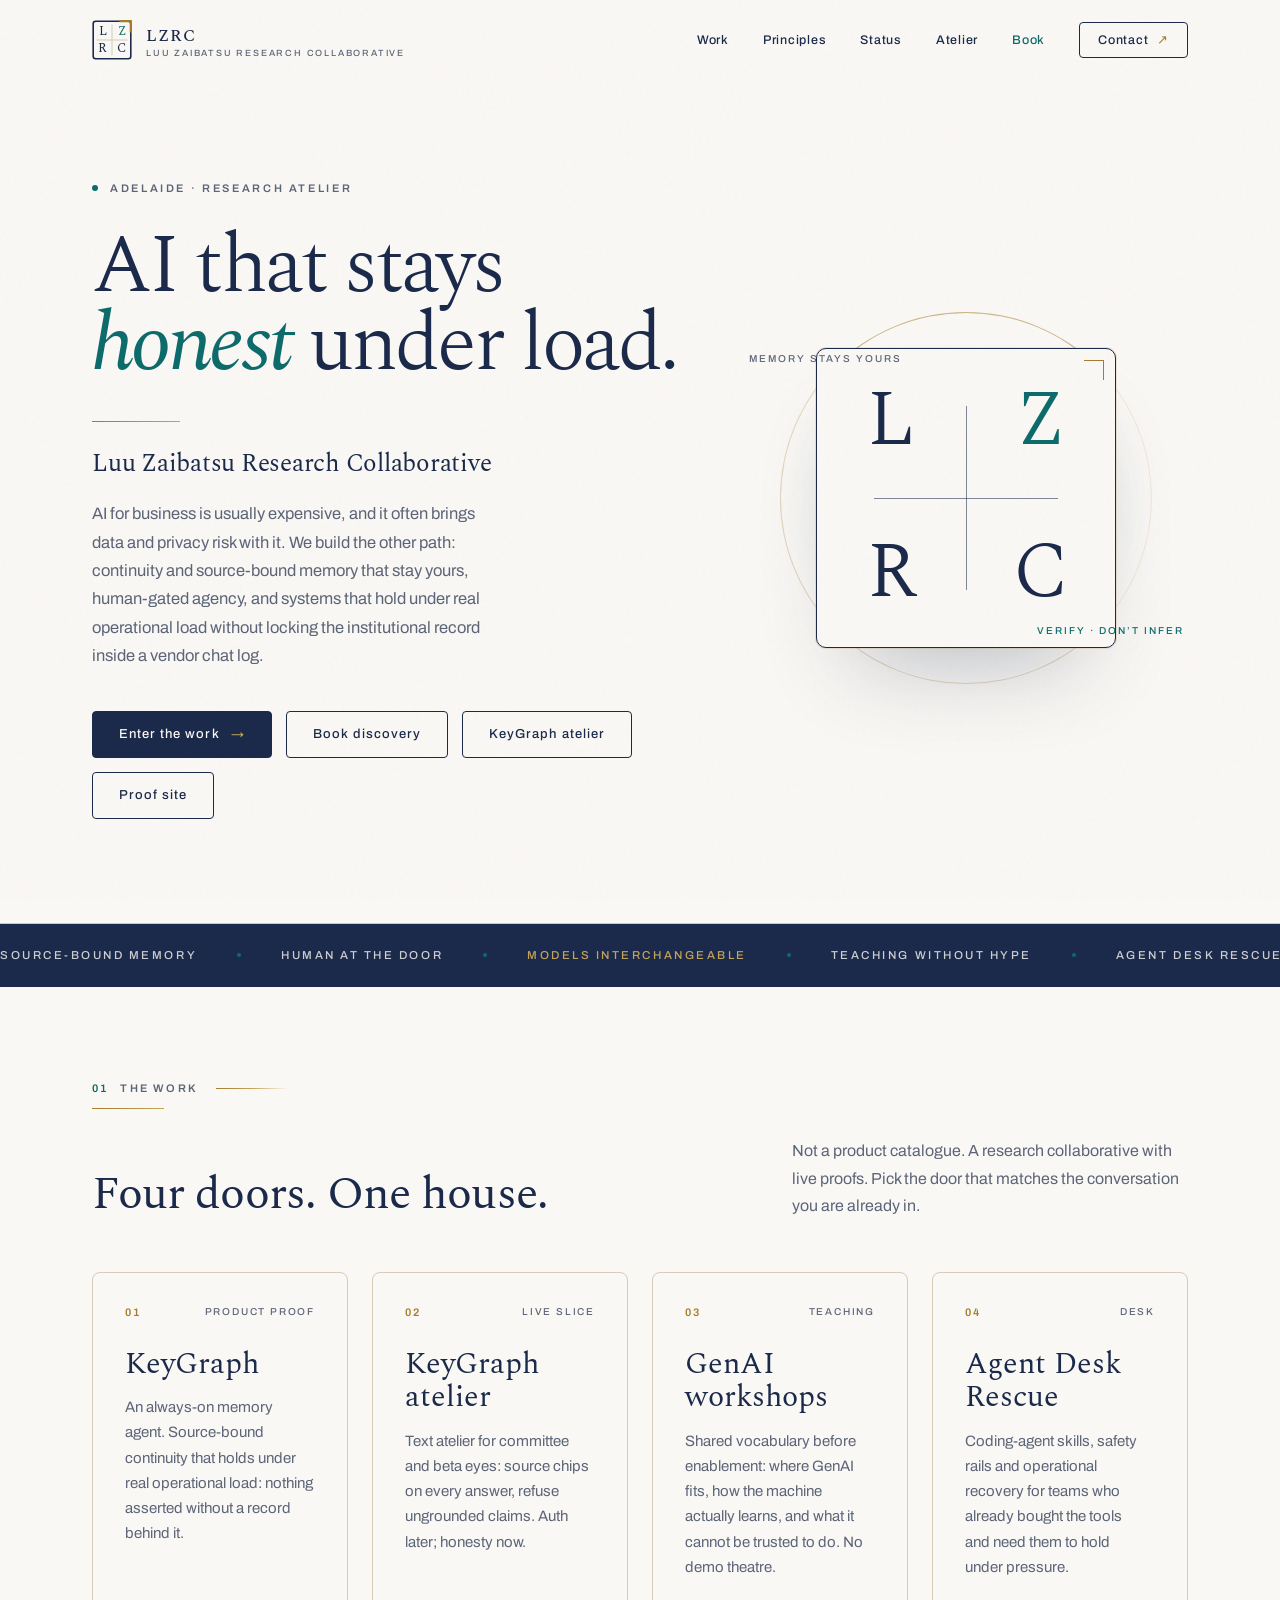
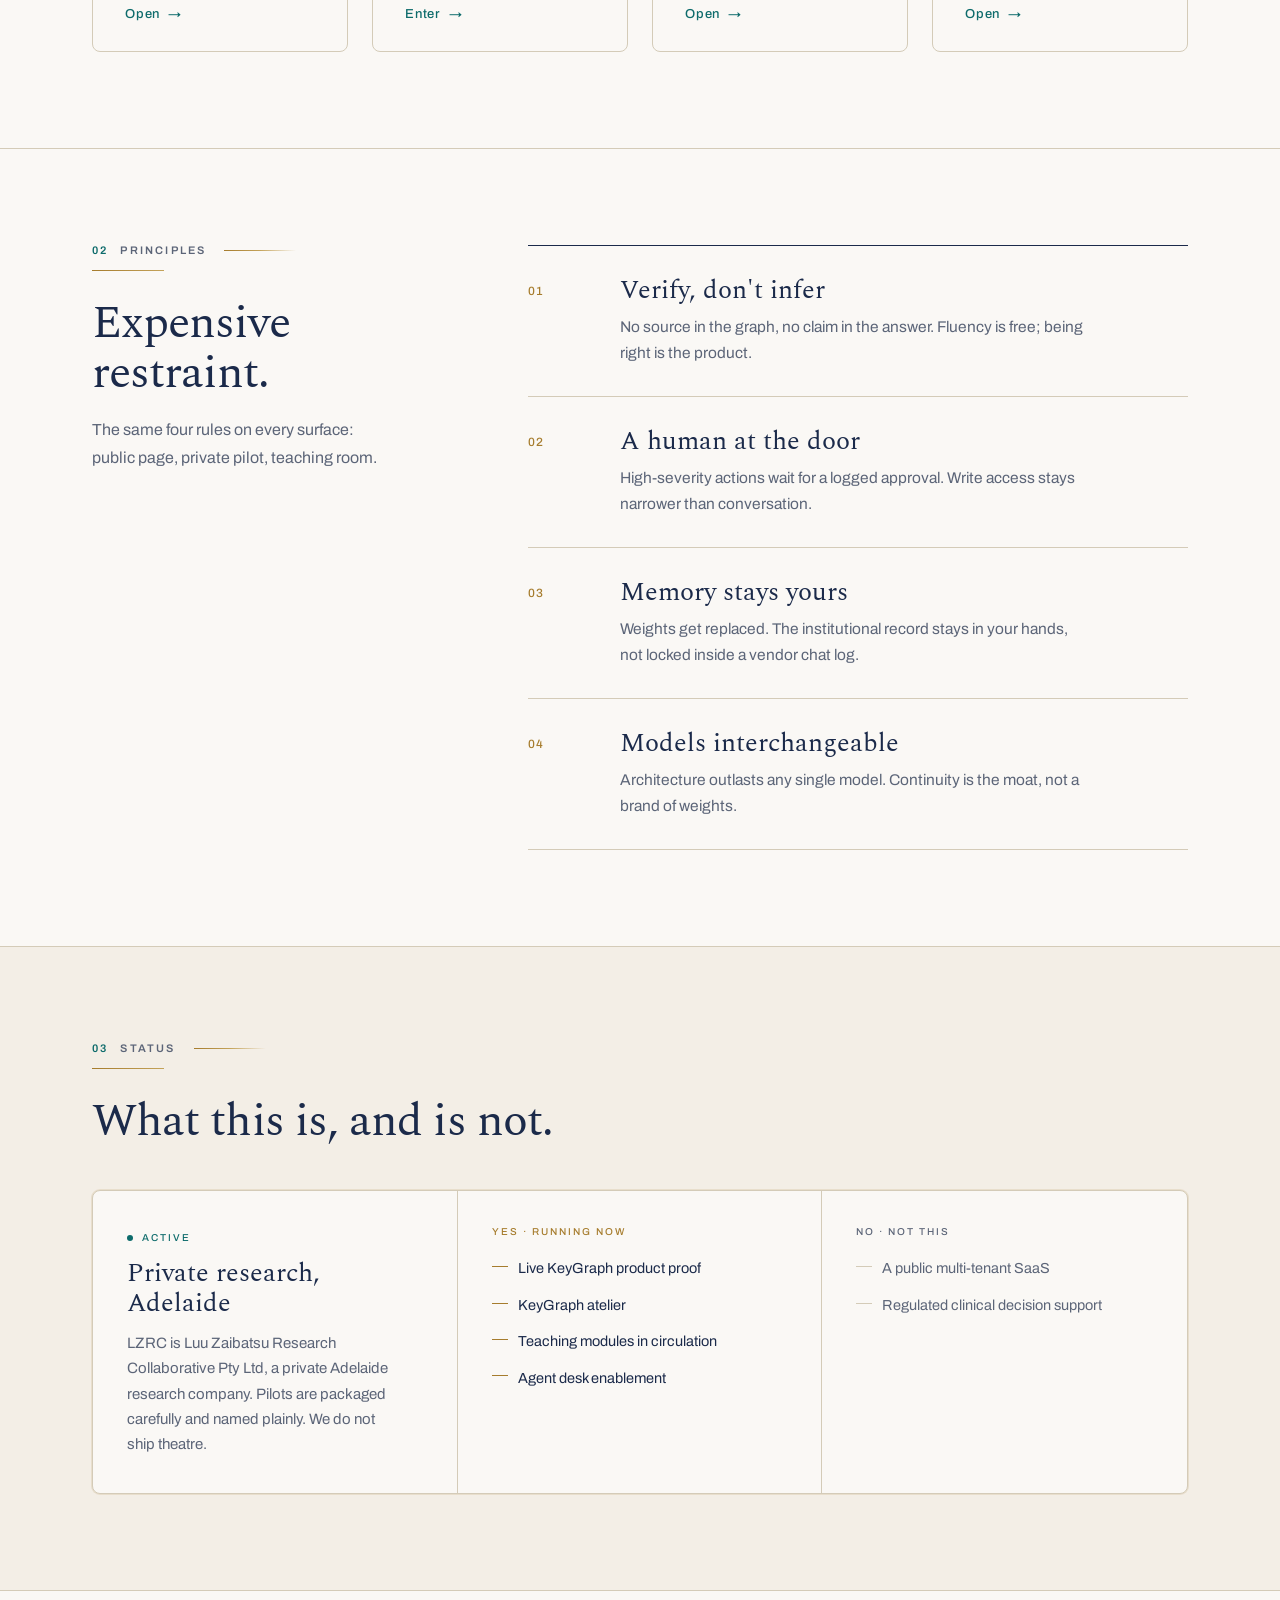
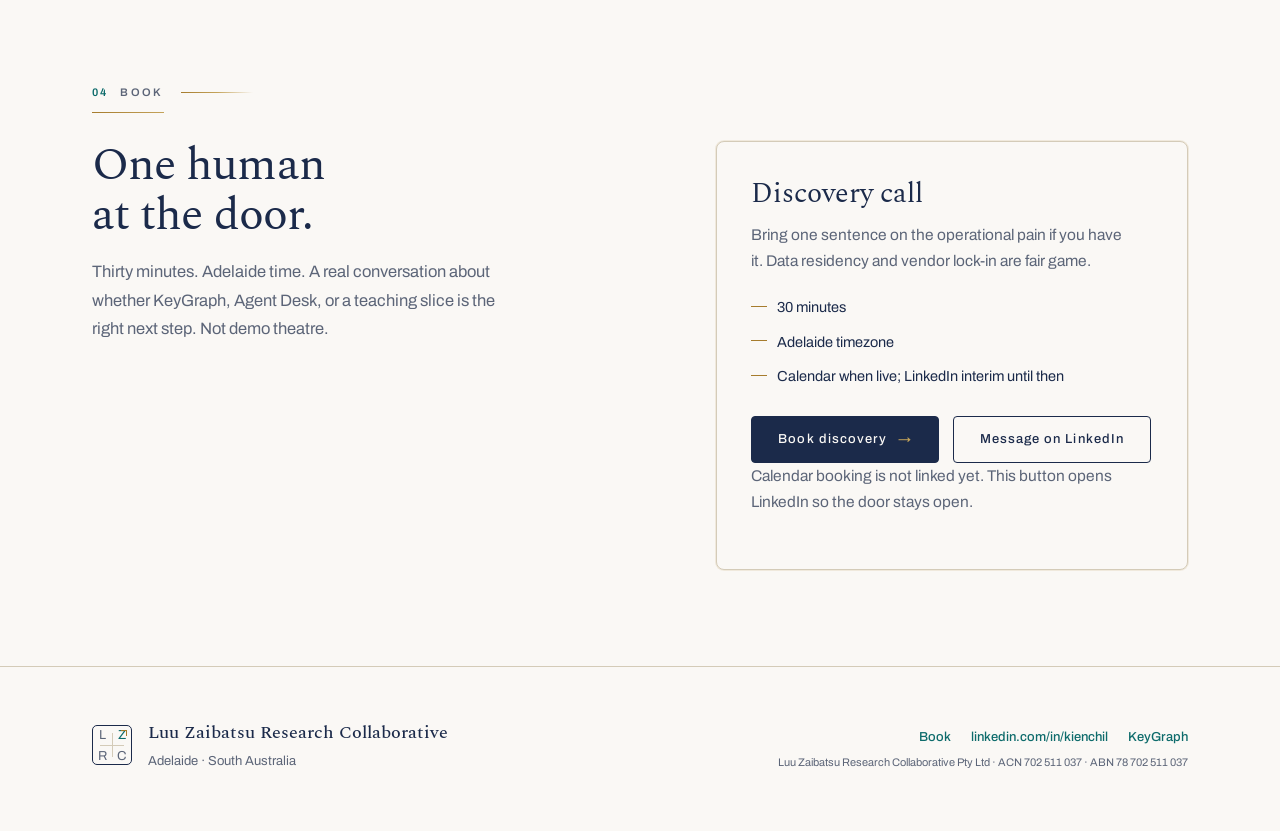
<file: index.html>
<!DOCTYPE html>
<!-- LZRC splash · Eric copy + Design polish 012 · nav plate sting DNA + hero spin restored 2026-08-04 -->
<html lang="en-AU">
<head>
<meta charset="UTF-8">
<meta name="viewport" content="width=device-width, initial-scale=1">
<title>LZRC · Luu Zaibatsu Research Collaborative</title>
<meta name="description" content="Luu Zaibatsu Research Collaborative. Adelaide research atelier for AI that stays honest under load: memory stays yours, human-gated agency, no vendor lock-in on the institutional record.">
<meta name="robots" content="index,follow">
<meta property="og:type" content="website">
<meta property="og:title" content="LZRC · Luu Zaibatsu Research Collaborative">
<meta property="og:description" content="Research atelier for AI that stays honest under load. Adelaide. Memory stays yours. Models interchangeable.">
<meta property="og:url" content="https://lzrc.com.au/">
<meta property="og:image" content="https://lzrc.com.au/og.png">
<meta property="og:image:width" content="1024">
<meta property="og:image:height" content="1024">
<meta name="twitter:card" content="summary_large_image">
<meta name="twitter:title" content="LZRC · Luu Zaibatsu Research Collaborative">
<meta name="twitter:description" content="Research atelier for AI that stays honest under load. Adelaide.">
<meta name="twitter:image" content="https://lzrc.com.au/og.png">
<link rel="icon" href="monogram.svg" type="image/svg+xml">
<link rel="preconnect" href="https://fonts.googleapis.com">
<link rel="preconnect" href="https://fonts.gstatic.com" crossorigin>
<link href="https://fonts.googleapis.com/css2?family=Archivo:ital,wght@0,400;0,500;0,600;1,400&family=Spectral:ital,wght@0,200;0,300;0,400;0,500;0,600;1,300;1,400&display=swap" rel="stylesheet">
<style>
  :root {
    --cream:#FAF8F5; --panel:#F3EEE6; --navy:#1B2A4A; --teal:#0D6B6B;
    --gold:#A67C2D; --gold-lite:#C4A35A; --muted:#5C6578; --rule:#D4CBB8;
    --max:1240px; --pad:72px;
  }
  *,*::before,*::after { box-sizing:border-box; }
  html { scroll-behavior:smooth; }
  html,body {
    margin:0; padding:0; background:var(--cream); color:var(--navy);
    font-family:Archivo,system-ui,-apple-system,sans-serif;
    -webkit-font-smoothing:antialiased; text-rendering:optimizeLegibility;
  }
  body {
    padding-left: env(safe-area-inset-left, 0px);
    padding-right: env(safe-area-inset-right, 0px);
  }
  img,svg { max-width:100%; display:block; }
  a { color:inherit; text-decoration:none; }
  ::selection { background:rgba(13,107,107,.16); }
  :focus-visible { outline:1.5px solid var(--teal); outline-offset:3px; }
  body::before {
    content:""; position:fixed; inset:0; pointer-events:none; z-index:100; opacity:.035;
    mix-blend-mode:multiply;
    background-image:url("data:image/svg+xml,%3Csvg viewBox='0 0 256 256' xmlns='http://www.w3.org/2000/svg'%3E%3Cfilter id='n'%3E%3CfeTurbulence type='fractalNoise' baseFrequency='0.85' numOctaves='4' stitchTiles='stitch'/%3E%3C/filter%3E%3Crect width='100%25' height='100%25' filter='url(%23n)'/%3E%3C/svg%3E");
  }
  .wrap { max-width:var(--max); margin:0 auto; padding-left:var(--pad); padding-right:var(--pad); }

  /* mark */
  .mono {
    position:relative; width:40px; height:40px; flex:0 0 auto;
    border:1px solid var(--navy); border-radius:5px; background:var(--cream);
    display:grid; grid-template-columns:1fr 1fr; grid-template-rows:1fr 1fr;
  }
  .mono span {
    display:flex; align-items:center; justify-content:center;
    font-family:Spectral,serif; font-weight:400; font-size:13px; line-height:1; color:var(--navy);
  }
  .mono span:nth-child(1),.mono span:nth-child(2) { padding-bottom:1px; }
  .mono .z { color:var(--teal); }
  .mono i.v { position:absolute; left:50%; top:19%; bottom:19%; width:1px; background:var(--rule); }
  .mono i.h { position:absolute; top:50%; left:19%; right:19%; height:1px; background:var(--rule); }
  .mono i.t { position:absolute; top:4px; right:4px; width:6px; height:6px; border-top:1px solid var(--gold); border-right:1px solid var(--gold); }
  .mono-lg { width:300px; height:300px; border-width:1.5px; border-radius:10px;
    box-shadow:0 0 0 1px rgba(166,124,45,.16), 0 50px 90px -40px rgba(27,42,74,.3);
    will-change:transform; }
  .mono-lg span { font-weight:300; font-size:78px; }
  .mono-lg span:nth-child(1),.mono-lg span:nth-child(2) { padding-bottom:6px; }
  .mono-lg i.v,.mono-lg i.h { background:var(--navy); opacity:.55; }
  .mono-lg i.t { top:11px; right:11px; width:20px; height:20px; border-width:1.5px; }

  /* Hero monogram  -  continuous spin (nav mark stays still).
     Intentional product motion: keeps spinning under prefers-reduced-motion
     (macOS Reduce Motion was killing the spin; slow 20s also read as "frozen"). */
  .mono-spin-wrap {
    position: relative;
    z-index: 1;
    width: 300px;
    height: 300px;
    display: flex;
    align-items: center;
    justify-content: center;
    isolation: isolate;
    animation: mono-fade 0.8s ease both;
  }
  @keyframes mono-fade {
    from { opacity: 0; }
    to   { opacity: 1; }
  }
  .mono-spin-wrap .mono-lg {
    width: 100%;
    height: 100%;
  }
  .mono-spin {
    /* MUST be the transform owner  -  never put .rise (translateY) on an ancestor of this node */
    animation: mono-spin 8s linear infinite !important;
    transform-origin: 50% 50%;
    will-change: transform;
    backface-visibility: hidden;
  }
  @keyframes mono-spin {
    from { transform: rotate(0deg); }
    to   { transform: rotate(360deg); }
  }
  /* Soft counter ring  -  makes motion readable at a glance */
  .mono-spin-wrap::before {
    content: "";
    position: absolute;
    inset: -12%;
    border-radius: 50%;
    pointer-events: none;
    z-index: 0;
    border: 1px solid rgba(166, 124, 45, 0.28);
    border-top-color: rgba(166, 124, 45, 0.55);
    border-right-color: rgba(166, 124, 45, 0.12);
    animation: mono-orbit 8s linear infinite reverse;
  }
  @keyframes mono-orbit {
    0%   { transform: rotate(0deg) scale(1); opacity: 0.55; }
    50%  { transform: rotate(180deg) scale(1.03); opacity: 0.95; }
    100% { transform: rotate(360deg) scale(1); opacity: 0.55; }
  }
  .mono-spin-wrap .mono-spin { position: relative; z-index: 1; }


  /* LZRC brand sting (hero art) */
  .hero-sting {
    position: relative;
    z-index: 1;
    width: min(520px, 100%);
    max-width: 100%;
    aspect-ratio: 16 / 9;
    border-radius: 10px;
    overflow: hidden;
    background: var(--cream);
    box-shadow: 0 0 0 1px rgba(166,124,45,.16), 0 50px 90px -40px rgba(27,42,74,.3);
  }
  .hero-sting video {
    display: block;
    width: 100%;
    height: 100%;
    object-fit: cover;
    background: #faf8f5;
  }
  /* hero spin restored 2026-08-04; full sting stays as media asset for other uses */
  @media (prefers-reduced-motion: reduce) {
    .hero-sting video { display: none; }
    .hero-sting {
      background: #faf8f5 url("media/lzrc-sting-poster.png") center / contain no-repeat;
      min-height: 220px;
    }
  }
  @media (max-width:1024px) {
    .hero-sting { width: min(420px, 92vw); margin: 0 auto; }
  }


  /* Nav plate  -  compact sting DNA (teal Z, gold corner tick) */
  .nav-plate {
    width: 40px; height: 40px; flex: 0 0 auto;
    display: block;
    overflow: visible;
  }
  .nav-plate .np-border {
    fill: none; stroke: var(--navy); stroke-width: 1.6;
    stroke-dasharray: 152; stroke-dashoffset: 152;
    animation: np-draw 0.9s cubic-bezier(.22,1,.36,1) 0.15s forwards;
  }
  .nav-plate .np-cross {
    fill: none; stroke: var(--rule); stroke-width: 1;
    stroke-dasharray: 40; stroke-dashoffset: 40;
    animation: np-draw 0.45s ease-out 0.55s forwards;
  }
  .nav-plate .np-tick {
    fill: none; stroke: var(--gold); stroke-width: 2.2;
    stroke-linecap: square; stroke-linejoin: miter;
    stroke-dasharray: 28; stroke-dashoffset: 28;
    animation: np-draw 0.4s ease-out 1.15s forwards;
  }
  .nav-plate .np-ltr {
    font-family: Spectral, Georgia, serif;
    font-size: 13px; font-weight: 400;
    fill: var(--navy);
    opacity: 0;
    animation: np-letter 0.45s ease-out forwards;
  }
  .nav-plate .np-ltr.z { fill: var(--teal); }
  .nav-plate .np-ltr.l { animation-delay: 0.85s; }
  .nav-plate .np-ltr.r { animation-delay: 0.92s; }
  .nav-plate .np-ltr.c { animation-delay: 0.99s; }
  .nav-plate .np-ltr.z { animation-delay: 1.06s; }
  @keyframes np-draw {
    to { stroke-dashoffset: 0; }
  }
  @keyframes np-letter {
    from { opacity: 0; transform: translateY(2px); }
    to   { opacity: 1; transform: none; }
  }
  /* SVG text transform needs transform-box */
  .nav-plate .np-ltr {
    transform-box: fill-box;
    transform-origin: center;
  }
  @media (prefers-reduced-motion: reduce) {
    .nav-plate .np-border,
    .nav-plate .np-cross,
    .nav-plate .np-tick,
    .nav-plate .np-ltr {
      animation: none !important;
      stroke-dashoffset: 0 !important;
      opacity: 1 !important;
    }
  }

  /* nav */
  .nav { position:sticky; top:0; z-index:50; background:rgba(250,248,245,.86);
    backdrop-filter:blur(14px); -webkit-backdrop-filter:blur(14px);
    border-bottom:1px solid transparent; transition:border-color .3s ease; }
  .nav.is-scrolled { border-bottom-color:var(--rule); }
  .nav-inner { max-width:var(--max); margin:0 auto; padding:20px var(--pad);
    display:flex; align-items:center; justify-content:space-between; gap:24px; }
  .brand { display:flex; align-items:center; gap:14px; }
  .brand-name { font-family:Spectral,serif; font-weight:500; font-size:17px; letter-spacing:.06em; }
  .brand-sub { font:500 9px/1 Archivo,sans-serif; letter-spacing:.2em; text-transform:uppercase; color:var(--muted); }
  .nav-links { display:flex; align-items:center; gap:34px; }
  .nav-links a { font:500 12.5px/1 Archivo,sans-serif; letter-spacing:.06em; transition:color .2s; }
  .nav-links a:hover { color:var(--teal); }
  .nav-cta { display:inline-flex; align-items:center; gap:9px; padding:11px 18px;
    border:1px solid var(--navy); border-radius:4px; transition:border-color .2s,color .2s; }
  .nav-cta span { color:var(--gold); }
  .nav-cta:hover { border-color:var(--teal); }
  .nav-book { color:var(--teal); font-weight:600; }

  /* hero */
  .hero { border-bottom:1px solid var(--rule); }
  .hero-grid { max-width:var(--max); margin:0 auto; padding:96px var(--pad) 104px;
    display:grid; grid-template-columns:1.14fr .86fr; gap:64px; align-items:center;
    min-height:calc(100vh - 82px); min-height:calc(100dvh - 82px); }
  .eyebrow { display:inline-flex; align-items:center; gap:12px; margin-bottom:34px; }
  .dot { width:6px; height:6px; border-radius:50%; background:var(--teal); animation:pulse 3s ease-in-out infinite; }
  @keyframes pulse { 0%,100%{box-shadow:0 0 0 4px rgba(13,107,107,.14)} 50%{box-shadow:0 0 0 9px rgba(13,107,107,.05)} }
  .eyebrow span:last-child { font:600 11px/1 Archivo,sans-serif; letter-spacing:.24em; text-transform:uppercase; color:var(--muted); }
  .hero h1 { font-family:Spectral,serif; font-weight:300; font-size:clamp(46px,6.4vw,88px);
    line-height:.96; letter-spacing:-.035em; margin:0; }
  .hero h1 em { font-style:italic; font-weight:400; color:var(--teal); }
  .hero-rule { width:88px; height:1px; border:0; background:linear-gradient(90deg,var(--gold),var(--gold-lite)); margin:36px 0 26px; }
  .hero-lead { font-family:Spectral,serif; font-size:clamp(19px,2vw,25px); line-height:1.3; letter-spacing:-.01em; margin:0 0 20px; }
  .hero-body { font:400 16.5px/1.72 Archivo,sans-serif; color:var(--muted); margin:0 0 40px; max-width:46ch; text-wrap:pretty; }
  .ctas { display:flex; flex-wrap:wrap; gap:14px; }
  .btn { display:inline-flex; align-items:center; gap:11px; padding:16px 26px; border:1px solid var(--navy);
    border-radius:4px; font:500 13px/1 Archivo,sans-serif; letter-spacing:.08em;
    transition:background .2s,border-color .2s,color .2s,transform .2s,box-shadow .2s; }
  .btn-primary { background:var(--navy); color:var(--cream); }
  .btn-primary span { color:var(--gold-lite); }
  .btn-primary:hover { background:var(--teal); border-color:var(--teal); transform:translateY(-1px);
    box-shadow:0 14px 30px -16px rgba(13,107,107,.6); }
  .btn-ghost:hover { border-color:var(--teal); color:var(--teal); transform:translateY(-1px); }

  /* book / discovery */
  .book-grid {
    display:grid; grid-template-columns:1.1fr .9fr; gap:48px; align-items:start;
  }
  .book-card {
    border:1px solid var(--rule); border-radius:8px; background:var(--cream);
    padding:36px 34px 32px;
    box-shadow:0 0 0 1px rgba(166,124,45,.12);
  }
  .book-card h3 {
    font-family:Spectral,serif; font-weight:400; font-size:28px; line-height:1.15;
    margin:0 0 12px;
  }
  .book-card p {
    font:400 15.5px/1.68 Archivo,sans-serif; color:var(--muted); margin:0 0 22px;
    max-width:42ch; text-wrap:pretty;
  }
  .book-meta {
    list-style:none; margin:0 0 28px; padding:0; display:flex; flex-direction:column; gap:12px;
  }
  .book-meta li {
    position:relative; padding-left:26px;
    font:400 14.5px/1.55 Archivo,sans-serif; color:var(--navy);
  }
  .book-meta li::before {
    content:""; position:absolute; left:0; top:.65em; width:16px; height:1px; background:var(--gold);
  }
  .book-note {
    margin-top:18px; font:400 13px/1.55 Archivo,sans-serif; color:var(--muted);
  }
  .book-note[hidden] { display:none !important; }
  .book-aside .kicker { margin-bottom:18px; }
  .book-aside p {
    font:400 15.5px/1.68 Archivo,sans-serif; color:var(--muted); margin:0 0 16px;
    max-width:36ch; text-wrap:pretty;
  }

  .hero-art { position:relative; display:flex; align-items:center; justify-content:center; width:100%; }
  .hero-art::before { content:""; position:absolute; left:50%; top:50%; transform:translate(-50%,-50%);
    width:min(520px, 100%); height:min(520px, 100%); aspect-ratio:1;
    border-radius:50%; background:radial-gradient(circle,rgba(13,107,107,.13) 0%,rgba(13,107,107,.04) 42%,rgba(13,107,107,0) 68%); }
  .flabel { position:absolute; z-index:2; font:500 10px/1 Archivo,sans-serif; letter-spacing:.2em;
    text-transform:uppercase; color:var(--muted); white-space:nowrap; pointer-events:none; }
  /* Desktop orientation (pre-center): Memory top-left, Verify bottom-right under monogram orbit */
  .flabel.a { top:2%; left:1%; transform:none; text-align:left; }
  .flabel.b { bottom:4%; right:1%; left:auto; transform:none; color:var(--teal); text-align:right; }
  .rise { animation:rise .9s cubic-bezier(.22,1,.36,1) both; }
  .d1{animation-delay:.08s}.d2{animation-delay:.16s}.d3{animation-delay:.24s}.d4{animation-delay:.32s}.d5{animation-delay:.4s}
  @keyframes rise { from{opacity:0;transform:translateY(20px)} to{opacity:1;transform:none} }

  /* band */
  .band { background:var(--navy); padding:26px 0; overflow:hidden; }
  .band-track { display:flex; width:max-content; animation:marquee 34s linear infinite; }
  .band-set { display:flex; align-items:center; gap:40px; padding-right:40px;
    font:500 11.5px/1 Archivo,sans-serif; letter-spacing:.22em; text-transform:uppercase;
    color:rgba(250,248,245,.8); white-space:nowrap; }
  .band-set i { width:4px; height:4px; border-radius:50%; background:var(--teal); }
  .band-set .gold { color:var(--gold-lite); }
  @keyframes marquee { from{transform:translateX(0)} to{transform:translateX(-50%)} }

  /* sections */
  section { border-bottom:1px solid var(--rule); }
  /* vertical only; do not shorthand-reset .wrap horizontal pad */
  .pad { padding-top:96px; padding-bottom:96px; }
  .kicker { display:flex; align-items:baseline; gap:12px; margin-bottom:14px;
    font:600 11px/1 Archivo,sans-serif; letter-spacing:.2em; text-transform:uppercase; color:var(--muted); }
  .kicker::after {
    content:""; flex:1; max-width:72px; height:1px; margin-left:6px;
    background:linear-gradient(90deg, var(--gold), var(--gold-lite), transparent);
    align-self:center;
  }
  .kicker b { font-weight:600; color:var(--teal); }
  .section-rule {
    width:72px; height:1px; border:0; margin:0 0 28px;
    background:linear-gradient(90deg, var(--gold), var(--gold-lite));
  }
  .doors .door { background: var(--cream); }
  .status .status-grid { box-shadow: 0 0 0 1px rgba(166,124,45,.14); }
  h2 { font-family:Spectral,serif; font-weight:400; font-size:clamp(32px,3.6vw,46px);
    line-height:1.08; letter-spacing:-.02em; margin:0; }
  .work-head { display:grid; grid-template-columns:1fr auto; gap:56px; align-items:end; margin-bottom:52px; }
  .work-head p { font:400 16px/1.72 Archivo,sans-serif; color:var(--muted); margin:0; max-width:44ch; text-wrap:pretty; }
  .doors { display:grid; grid-template-columns:repeat(2,1fr); gap:24px; }
  @media (min-width:1100px) { .doors { grid-template-columns:repeat(4,1fr); } }
  .door { display:flex; flex-direction:column; min-height:330px; padding:34px 32px 30px;
    border:1px solid var(--rule); border-radius:8px;
    transition:transform .25s ease,border-color .25s,box-shadow .25s; }
  .door:hover { transform:translateY(-4px); border-color:var(--gold-lite);
    box-shadow:0 26px 46px -30px rgba(27,42,74,.4); }
  .door-top { display:flex; align-items:center; justify-content:space-between; margin-bottom:30px; }
  .door-top b { font:600 11px/1 Archivo,sans-serif; letter-spacing:.18em; color:var(--gold); }
  .door-top span { font:500 10px/1 Archivo,sans-serif; letter-spacing:.18em; text-transform:uppercase; color:var(--muted); }
  .door h3 { font-family:Spectral,serif; font-weight:400; font-size:30px; line-height:1.12; margin:0 0 14px; }
  .door p { font:400 15px/1.68 Archivo,sans-serif; color:var(--muted); margin:0; flex:1; text-wrap:pretty; }
  .door-go { margin-top:28px; display:inline-flex; align-items:center; gap:8px;
    font:500 13px/1 Archivo,sans-serif; letter-spacing:.06em; color:var(--teal); }
  .door:hover .door-go { gap:12px; }

  .prin { display:grid; grid-template-columns:.72fr 1.28fr; gap:64px; align-items:start; }
  .prin-head { position:sticky; top:120px; }
  .prin-head h2 { margin-bottom:18px; }
  .prin-head p { font:400 16px/1.72 Archivo,sans-serif; color:var(--muted); margin:0; max-width:34ch; text-wrap:pretty; }
  .prin-list { border-top:1px solid var(--navy); }
  .row { display:grid; grid-template-columns:64px 1fr; gap:28px; padding:30px 0;
    border-bottom:1px solid var(--rule); transition:background .2s; }
  .row:hover { background:var(--panel); }
  .row b { font:500 12px/1 Archivo,sans-serif; letter-spacing:.14em; color:var(--gold); padding-top:9px; }
  .row h3 { font-family:Spectral,serif; font-weight:400; font-size:26px; line-height:1.15; margin:0 0 8px; }
  .row p { font:400 15.5px/1.68 Archivo,sans-serif; color:var(--muted); margin:0; max-width:52ch; text-wrap:pretty; }

  .status { background:var(--panel); }
  .status h2 { margin-bottom:44px; }
  .status-grid { display:grid; grid-template-columns:1fr 1fr 1fr;
    border:1px solid var(--rule); border-radius:8px; background:var(--cream); overflow:hidden; }
  .status-grid > div { padding:36px 34px; border-right:1px solid var(--rule); }
  .status-grid > div:last-child { border-right:0; }
  .live { display:inline-flex; align-items:center; gap:9px; font:500 10px/1 Archivo,sans-serif;
    letter-spacing:.2em; text-transform:uppercase; color:var(--teal); margin-bottom:16px; }
  .live i { width:6px; height:6px; border-radius:50%; background:var(--teal); }
  .status-grid h3 { font-family:Spectral,serif; font-weight:400; font-size:26px; line-height:1.15; margin:0 0 12px; }
  .status-grid p { font:400 15px/1.68 Archivo,sans-serif; color:var(--muted); margin:0; text-wrap:pretty; }
  .lab { font:500 10px/1 Archivo,sans-serif; letter-spacing:.2em; text-transform:uppercase; margin-bottom:20px; }
  .lab.yes { color:var(--gold); } .lab.no { color:var(--muted); }
  ul.list { list-style:none; margin:0; padding:0; display:flex; flex-direction:column; gap:14px; }
  ul.list li { position:relative; padding-left:26px; font:400 14.5px/1.55 Archivo,sans-serif; color:var(--navy); }
  ul.list li::before { content:""; position:absolute; left:0; top:.6em; width:16px; height:1px; background:var(--gold); }
  ul.list.no li { color:var(--muted); }
  ul.list.no li::before { background:var(--rule); }

  footer { padding:52px 0 60px; }
  .foot { max-width:var(--max); margin:0 auto; padding:0 var(--pad);
    display:grid; grid-template-columns:1fr auto; gap:40px; align-items:end; }
  .foot-brand { display:flex; align-items:center; gap:16px; }
  .foot-brand strong { display:block; font-family:Spectral,serif; font-weight:500; font-size:18px; margin-bottom:5px; }
  .foot-brand span { font:400 13px/1.5 Archivo,sans-serif; color:var(--muted); }
  .foot-right { text-align:right; }
  .foot-right nav { display:flex; gap:20px; justify-content:flex-end; margin-bottom:10px; }
  .foot-right nav a { font:500 13px/1 Archivo,sans-serif; color:var(--teal); }
  .foot-right nav a:hover { text-decoration:underline; text-underline-offset:3px; }
  .foot-legal { font:400 11px/1.55 Archivo,sans-serif; color:var(--muted); }

  @media (max-width:1024px) {
    :root { --pad:36px; }
    .hero-grid { grid-template-columns:1fr; gap:48px; min-height:0; padding-top:56px; padding-bottom:72px; }
    /* Stack: principle · monogram · principle  -  labels were display:none (Dad mobile report 2026-07-31) */
    .hero-art {
      order:-1;
      justify-content:center;
      align-items:center;
      flex-direction:column;
      gap:16px;
      min-height:0;
      text-align:center;
      width:100%;
    }
    .hero-art::before {
      width:280px; height:280px; max-width:100%;
      left:50%; top:50%; transform:translate(-50%,-50%);
    }
    .flabel {
      display:block; position:static; white-space:normal;
      font-size:11px; letter-spacing:.16em; line-height:1.35;
      max-width:32ch; text-align:center; margin:0 auto;
      transform:none; left:auto; right:auto; top:auto; bottom:auto;
    }
    .flabel.a { order:1; color:var(--muted); }
    .mono-spin-wrap { order:2; width:200px; height:200px; margin:0 auto; }
    .flabel.b { order:3; color:var(--teal); }
    .mono-lg span { font-size:52px; }
    .mono-lg i.t { top:9px; right:9px; width:14px; height:14px; }
    .work-head { grid-template-columns:1fr; gap:24px; align-items:start; }
    .doors { grid-template-columns:1fr; }
    .door { min-height:0; }
    .prin { grid-template-columns:1fr; gap:36px; }
    .prin-head { position:static; }
    .status-grid { grid-template-columns:1fr; }
    .status-grid > div { border-right:0; border-bottom:1px solid var(--rule); }
    .status-grid > div:last-child { border-bottom:0; }
    .foot { grid-template-columns:1fr; align-items:start; }
    .foot-right { text-align:left; }
    .foot-right nav { justify-content:flex-start; }
    .book-grid { grid-template-columns:1fr; gap:36px; }
  }
  @media (max-width:640px) {
    :root {
      --pad: max(24px, env(safe-area-inset-left, 0px) + 20px);
    }
    /* Same horizontal inset on every content shell (work / principles / status / hero / nav / foot) */
    .wrap,
    .nav-inner,
    .hero-grid,
    .foot {
      padding-left: var(--pad) !important;
      padding-right: var(--pad) !important;
    }
    .nav-inner { padding-top: 14px; padding-bottom: 14px; }
    .hero-grid { padding-top: 48px; padding-bottom: 64px; }
    .pad { padding-top: 56px; padding-bottom: 56px; }
    .door { padding: 28px 22px 26px; }
    .status-grid > div { padding: 28px 22px; }
    .row { grid-template-columns: 38px 1fr; gap: 14px; }
    .row h3 { font-size: 21px; }
    .brand-sub { display: none; }
    .nav-links { gap: 18px; }
    /* Keep Book + Contact on small screens; hide long nav */
    .nav-links a:not(.nav-cta):not(.nav-book) { display: none; }
    .ctas { flex-direction: column; align-items: stretch; }
    .btn { justify-content: center; min-height: 50px; }
    .band { padding: 22px 0; }
    .band-set { padding-left: var(--pad); }
  }
  @media (prefers-reduced-motion:reduce) {
    /* Calm everything except the hero monogram spin (Dad lock). */
    .band-track,.dot,.rise { animation:none !important; }
    .rise { opacity:1; transform:none; }
    html { scroll-behavior:auto; }
    /* Keep mark + ring turning  -  still clearly visible with system Reduce Motion on */
    .mono-spin { animation: mono-spin 10s linear infinite !important; }
    .mono-spin-wrap::before { animation: mono-orbit 10s linear infinite reverse !important; }
  }
</style>
<link rel="stylesheet" href="spin-fix.css">
</head>
<body id="top">

<header class="nav" id="nav">
  <div class="nav-inner">
    <a class="brand" href="#top" aria-label="LZRC home">
            <svg class="nav-plate" viewBox="0 0 40 40" aria-hidden="true" focusable="false">
        <!-- border -->
        <rect class="np-border" x="1.2" y="1.2" width="37.6" height="37.6" rx="2.5"/>
        <!-- cross -->
        <line class="np-cross" x1="20" y1="4.5" x2="20" y2="35.5"/>
        <line class="np-cross" x1="4.5" y1="20" x2="35.5" y2="20"/>
        <!-- gold tick top-right (beside Z) -->
        <path class="np-tick" d="M28.5 1.2 H38.8 V11.5"/>
        <!-- letters L Z / R C -->
        <text class="np-ltr l" x="10.5" y="15.2" text-anchor="middle">L</text>
        <text class="np-ltr z" x="29.5" y="15.2" text-anchor="middle">Z</text>
        <text class="np-ltr r" x="10.5" y="31.5" text-anchor="middle">R</text>
        <text class="np-ltr c" x="29.5" y="31.5" text-anchor="middle">C</text>
      </svg>
      <div>
        <div class="brand-name">LZRC</div>
        <div class="brand-sub">Luu Zaibatsu Research Collaborative</div>
      </div>
    </a>
    <nav class="nav-links" aria-label="Primary">
      <a href="#work">Work</a>
      <a href="#principles">Principles</a>
      <a href="#status">Status</a>
      <a href="atelier/">Atelier</a>
      <a class="nav-book" href="#book">Book</a>
      <a class="nav-cta" href="https://www.linkedin.com/in/kienchil/" target="_blank" rel="noopener">Contact <span aria-hidden="true">↗</span></a>
    </nav>
  </div>
</header>

<main>
  <section class="hero" aria-label="Introduction">
    <div class="hero-grid">
      <div>
        <div class="eyebrow rise">
          <span class="dot" aria-hidden="true"></span>
          <span>Adelaide · Research atelier</span>
        </div>
        <h1 class="rise d1">AI that stays<br><em>honest</em> under load.</h1>
        <hr class="hero-rule rise d2">
        <p class="hero-lead rise d3">Luu Zaibatsu Research Collaborative</p>
        <p class="hero-body rise d4">AI for business is usually expensive, and it often brings data and privacy risk with it. We build the other path: continuity and source-bound memory that stay yours, human-gated agency, and systems that hold under real operational load without locking the institutional record inside a vendor chat log.</p>
        <div class="ctas rise d5">
          <a class="btn btn-primary" href="#work">Enter the work <span aria-hidden="true">→</span></a>
          <a class="btn btn-ghost" href="#book">Book discovery</a>
          <a class="btn btn-ghost" href="atelier/">KeyGraph atelier</a>
          <a class="btn btn-ghost" href="https://kienluu78.github.io/keygraph/" target="_blank" rel="noopener">Proof site</a>
        </div>
      </div>
                  <div class="hero-art" aria-hidden="true">
        <span class="flabel a">Memory stays yours</span>
        <span class="flabel b">Verify · don&rsquo;t infer</span>
        <div class="mono-spin-wrap">
          <div class="mono mono-lg mono-spin" title="LZRC monogram">
            <span>L</span><span class="z">Z</span><span>R</span><span>C</span>
            <i class="v"></i><i class="h"></i><i class="t"></i>
          </div>
        </div>
      </div>
</div>
  </section>

  <div class="band" aria-hidden="true">
    <div class="band-track">
      <div class="band-set">
        <span>Source-bound memory</span><i></i><span>Human at the door</span><i></i>
        <span class="gold">Models interchangeable</span><i></i><span>Teaching without hype</span><i></i>
        <span>Agent desk rescue</span><i></i><span>Adelaide</span><i></i>
      </div>
      <div class="band-set">
        <span>Source-bound memory</span><i></i><span>Human at the door</span><i></i>
        <span class="gold">Models interchangeable</span><i></i><span>Teaching without hype</span><i></i>
        <span>Agent desk rescue</span><i></i><span>Adelaide</span><i></i>
      </div>
    </div>
  </div>

  <section id="work">
    <div class="wrap pad">
      <div class="kicker"><b>01</b> The work</div>
      <hr class="section-rule" aria-hidden="true">
      <div class="work-head">
        <h2>Four doors. One house.</h2>
        <p>Not a product catalogue. A research collaborative with live proofs. Pick the door that matches the conversation you are already in.</p>
      </div>
      <div class="doors">
        <a class="door" href="https://kienluu78.github.io/keygraph/" target="_blank" rel="noopener">
          <div class="door-top"><b>01</b><span>Product proof</span></div>
          <h3>KeyGraph</h3>
          <p>An always-on memory agent. Source-bound continuity that holds under real operational load: nothing asserted without a record behind it.</p>
          <div class="door-go">Open <span aria-hidden="true">→</span></div>
        </a>
        <a class="door" href="atelier/">
          <div class="door-top"><b>02</b><span>Live slice</span></div>
          <h3>KeyGraph atelier</h3>
          <p>Text atelier for committee and beta eyes: source chips on every answer, refuse ungrounded claims. Auth later; honesty now.</p>
          <div class="door-go">Enter <span aria-hidden="true">→</span></div>
        </a>
        <a class="door" href="https://www.linkedin.com/in/kienchil/" target="_blank" rel="noopener">
          <div class="door-top"><b>03</b><span>Teaching</span></div>
          <h3>GenAI workshops</h3>
          <p>Shared vocabulary before enablement: where GenAI fits, how the machine actually learns, and what it cannot be trusted to do. No demo theatre.</p>
          <div class="door-go">Open <span aria-hidden="true">→</span></div>
        </a>
        <a class="door" href="https://www.linkedin.com/in/kienchil/" target="_blank" rel="noopener">
          <div class="door-top"><b>04</b><span>Desk</span></div>
          <h3>Agent Desk Rescue</h3>
          <p>Coding-agent skills, safety rails and operational recovery for teams who already bought the tools and need them to hold under pressure.</p>
          <div class="door-go">Open <span aria-hidden="true">→</span></div>
        </a>
      </div>
    </div>
  </section>

  <section id="principles">
    <div class="wrap pad prin">
      <div class="prin-head">
        <div class="kicker"><b>02</b> Principles</div>
        <hr class="section-rule" aria-hidden="true">
        <h2>Expensive<br>restraint.</h2>
        <p>The same four rules on every surface: public page, private pilot, teaching room.</p>
      </div>
      <div class="prin-list">
        <div class="row"><b>01</b><div><h3>Verify, don't infer</h3><p>No source in the graph, no claim in the answer. Fluency is free; being right is the product.</p></div></div>
        <div class="row"><b>02</b><div><h3>A human at the door</h3><p>High-severity actions wait for a logged approval. Write access stays narrower than conversation.</p></div></div>
        <div class="row"><b>03</b><div><h3>Memory stays yours</h3><p>Weights get replaced. The institutional record stays in your hands, not locked inside a vendor chat log.</p></div></div>
        <div class="row"><b>04</b><div><h3>Models interchangeable</h3><p>Architecture outlasts any single model. Continuity is the moat, not a brand of weights.</p></div></div>
      </div>
    </div>
  </section>

  <section id="status" class="status">
    <div class="wrap pad">
      <div class="kicker"><b>03</b> Status</div>
      <hr class="section-rule" aria-hidden="true">
      <h2>What this is, and is not.</h2>
      <div class="status-grid">
        <div>
          <div class="live"><i></i>Active</div>
          <h3>Private research,<br>Adelaide</h3>
          <p>LZRC is Luu Zaibatsu Research Collaborative Pty Ltd, a private Adelaide research company. Pilots are packaged carefully and named plainly. We do not ship theatre.</p>
        </div>
        <div>
          <div class="lab yes">Yes · running now</div>
          <ul class="list">
            <li>Live KeyGraph product proof</li>
            <li>KeyGraph atelier</li>
            <li>Teaching modules in circulation</li>
            <li>Agent desk enablement</li>
          </ul>
        </div>
        <div>
          <div class="lab no">No · not this</div>
          <ul class="list no">
            <li>A public multi-tenant SaaS</li>
            <li>Regulated clinical decision support</li>
          </ul>
        </div>
      </div>
    </div>
  </section>

  <section id="book" aria-label="Book a discovery call">
    <div class="wrap pad">
      <div class="kicker"><b>04</b> Book</div>
      <hr class="section-rule" aria-hidden="true">
      <div class="book-grid">
        <div>
          <h2>One human<br>at the door.</h2>
          <p class="hero-body" style="margin-top:18px;margin-bottom:0">Thirty minutes. Adelaide time. A real conversation about whether KeyGraph, Agent Desk, or a teaching slice is the right next step. Not demo theatre.</p>
        </div>
        <div class="book-card">
          <h3>Discovery call</h3>
          <p>Bring one sentence on the operational pain if you have it. Data residency and vendor lock-in are fair game.</p>
          <ul class="book-meta">
            <li>30 minutes</li>
            <li>Adelaide timezone</li>
            <li>Calendar when live; LinkedIn interim until then</li>
          </ul>
          <div class="ctas">
            <a class="btn btn-primary" id="lzrc-book-cta" href="https://www.linkedin.com/in/kienchil/" target="_blank" rel="noopener">Book discovery <span aria-hidden="true">→</span></a>
            <a class="btn btn-ghost" href="https://www.linkedin.com/in/kienchil/" target="_blank" rel="noopener">Message on LinkedIn</a>
          </div>
          <p class="book-note" id="lzrc-book-interim-note">Calendar booking is not linked yet. This button opens LinkedIn so the door stays open.</p>
          <p class="book-note" id="lzrc-book-live-note" hidden>Opens the LZRC discovery appointment schedule.</p>
        </div>
      </div>
    </div>
  </section>
</main>

<footer>
  <div class="foot">
    <div class="foot-brand">
      <div class="mono" aria-hidden="true">
        <span>L</span><span class="z">Z</span><span>R</span><span>C</span>
        <i class="v"></i><i class="h"></i><i class="t"></i>
      </div>
      <div>
        <strong>Luu Zaibatsu Research Collaborative</strong>
        <span>Adelaide · South Australia</span>
      </div>
    </div>
    <div class="foot-right">
      <nav aria-label="Elsewhere">
        <a href="#book">Book</a>
        <a href="https://www.linkedin.com/in/kienchil/" target="_blank" rel="noopener">linkedin.com/in/kienchil</a>
        <a href="https://kienluu78.github.io/keygraph/" target="_blank" rel="noopener">KeyGraph</a>
      </nav>
      <div class="foot-legal">Luu Zaibatsu Research Collaborative Pty Ltd · ACN 702 511 037 · ABN 78 702 511 037</div>
    </div>
  </div>
</footer>

<script>
  (function () {
    var nav = document.getElementById("nav");
    var onScroll = function () { nav.classList.toggle("is-scrolled", window.scrollY > 8); };
    onScroll();
    window.addEventListener("scroll", onScroll, { passive: true });

    /* CONFIG: paste Google Calendar Appointment schedule (or Calendly) URL when live.
       Checklist: shared/artifacts/lzrc-bookings-20260804/LZRC_BOOKING_CALENDAR_CHECKLIST_20260804.md
       Dad grab: Shared Artifacts / linkedin / 20260804-LZRC-BOOKING-CALENDAR-CHECKLIST.md */
    var LZRC_BOOKING_URL = "";
    var LZRC_BOOKING_INTERIM = "https://www.linkedin.com/in/kienchil/";

    var cta = document.getElementById("lzrc-book-cta");
    var interimNote = document.getElementById("lzrc-book-interim-note");
    var liveNote = document.getElementById("lzrc-book-live-note");
    if (cta) {
      var live = typeof LZRC_BOOKING_URL === "string" && LZRC_BOOKING_URL.trim().length > 8;
      if (live) {
        cta.href = LZRC_BOOKING_URL.trim();
        cta.target = "_blank";
        cta.rel = "noopener";
        if (interimNote) interimNote.hidden = true;
        if (liveNote) liveNote.hidden = false;
      } else {
        cta.href = LZRC_BOOKING_INTERIM;
        cta.target = "_blank";
        cta.rel = "noopener";
        if (interimNote) interimNote.hidden = false;
        if (liveNote) liveNote.hidden = true;
      }
    }
  })();
</script>

</body>
</html>
</file>
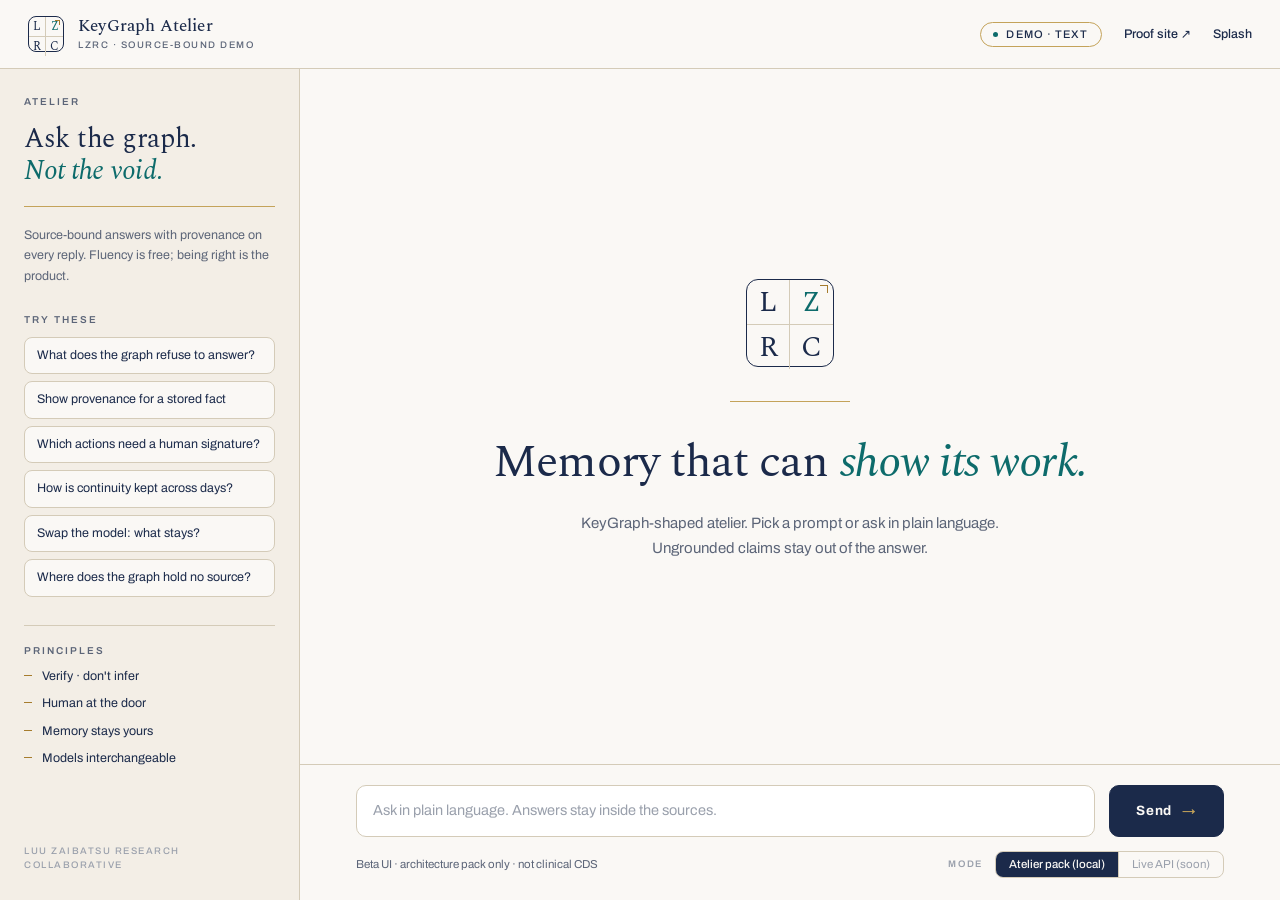
<file: atelier/index.html>
<!DOCTYPE html>
<html lang="en"><head>
<meta name="robots" content="noindex,nofollow">
<style>html,body{background:#FAF8F5}</style>
<meta charset="utf-8">
<meta name="viewport" content="width=device-width, initial-scale=1">
<title>KeyGraph Atelier · LZRC</title>
<link rel="preconnect" href="https://fonts.googleapis.com">
<link rel="preconnect" href="https://fonts.gstatic.com" crossorigin>
<link href="https://fonts.googleapis.com/css2?family=Archivo:ital,wght@0,400;0,500;0,600;1,400&family=Spectral:ital,wght@0,300;0,400;0,500;1,300;1,400&display=swap" rel="stylesheet">

<meta property="og:url" content="https://kienluu78.github.io/lzrc/atelier/">

<link rel="icon" href="../monogram.svg" type="image/svg+xml">

<meta name="description" content="KeyGraph atelier: source-bound memory demo. Verify, don't infer. Memory stays yours.">
<meta name="theme-color" content="#FAF8F5">
<link rel="preconnect" href="https://fonts.gstatic.com" crossorigin="">


<style>
  :root {
    --paper: #FAF8F5; --panel: #F3EEE6; --card: #FFFFFF;
    --navy: #1B2A4A; --navy-press: #16223B; --teal: #0D6B6B;
    --gold: #A67C2D; --gold-2: #C4A35A;
    --muted: #5C6578; --faint: #9AA0AC; --rule: #D4CBB8; --rule-soft: #EDE6D9;
    --serif: "Spectral", Georgia, serif;
    --sans: "Archivo", system-ui, -apple-system, sans-serif;
  }
  *, *::before, *::after { box-sizing: border-box; }
  html, body { background: var(--paper); }
  html { height: 100%; }
  body {
    margin: 0; height: 100%; color: var(--navy); font-family: var(--sans);
    -webkit-font-smoothing: antialiased; text-rendering: optimizeLegibility;
    display: flex; flex-direction: column; overflow: hidden;
  }
  a { color: var(--teal); text-decoration: none; text-underline-offset: 4px; }
  a:hover { color: var(--navy); text-decoration: underline; }
  ::selection { background: rgba(13,107,107,.16); }
  :focus-visible { outline: 1.5px solid var(--teal); outline-offset: 3px; }
  button, textarea { font-family: inherit; }

  /* ── monogram ── */
  .mono { position: relative; border: 1px solid var(--navy); display: grid;
          grid-template-columns: 1fr 1fr; grid-template-rows: 1fr 1fr; flex: none; }
  .mono span { display: flex; align-items: center; justify-content: center; font-family: var(--serif); color: var(--navy); }
  .mono span:nth-child(1) { border-right: 1px solid var(--rule); border-bottom: 1px solid var(--rule); }
  .mono span:nth-child(2) { border-bottom: 1px solid var(--rule); color: var(--teal); }
  .mono span:nth-child(3) { border-right: 1px solid var(--rule); }
  .mono i { position: absolute; border-top: 1px solid var(--gold); border-right: 1px solid var(--gold); }
  .mono-36 { width: 36px; height: 36px; border-radius: 8px; }
  .mono-36 span { font-size: 12px; } .mono-36 i { top: 3px; right: 3px; width: 5px; height: 5px; }
  .mono-28 { width: 28px; height: 28px; border-radius: 8px; }
  .mono-28 span { font-size: 9px; }
  .mono-88 { width: 88px; height: 88px; border-radius: 12px; }
  .mono-88 span { font-size: 29px; } .mono-88 i { top: 5px; right: 5px; width: 8px; height: 8px; }

  /* ── top bar ── */
  .bar { flex: none; display: flex; align-items: center; justify-content: space-between;
         padding: 16px 28px; border-bottom: 1px solid var(--rule); }
  .brand { display: flex; align-items: center; gap: 14px; }
  .brand-t { font-family: var(--serif); font-weight: 500; font-size: 17px; letter-spacing: .01em; line-height: 1.1; }
  .brand-s { font: 500 9.5px/1 var(--sans); letter-spacing: .16em; text-transform: uppercase; color: var(--muted); margin-top: 5px; }
  .bar-r { display: flex; align-items: center; gap: 22px; }
  .pill { display: flex; align-items: center; gap: 8px; padding: 6px 12px; border: 1px solid var(--gold-2); border-radius: 999px;
          font: 500 11px/1 var(--sans); letter-spacing: .1em; text-transform: uppercase; }
  .dot { width: 5px; height: 5px; background: var(--teal); border-radius: 50%; }
  .bar-link { font: 500 12.5px/1 var(--sans); color: var(--navy); }

  /* ── shell ── */
  .shell { flex: 1; min-height: 0; display: flex; }

  /* ── rail ── */
  .rail { width: 300px; flex: none; background: var(--panel); border-right: 1px solid var(--rule);
          padding: 28px 24px; display: flex; flex-direction: column; overflow-y: auto; }
  .kicker { font: 600 10px/1 var(--sans); letter-spacing: .2em; text-transform: uppercase; color: var(--muted); }
  .lead { font-family: var(--serif); font-weight: 400; font-size: 27px; line-height: 1.2; letter-spacing: -.01em; margin: 16px 0 0; }
  .lead em { color: var(--teal); }
  .rule-gold { height: 1px; background: var(--gold-2); margin: 18px 0; }
  .rail-sub { font: 400 12.5px/1.65 var(--sans); color: var(--muted); margin: 0; }
  .chips { display: flex; flex-direction: column; gap: 7px; }
  .chip { text-align: left; background: var(--paper); border: 1px solid var(--rule); border-radius: 8px;
          padding: 9px 12px; font: 400 12.5px/1.4 var(--sans); color: var(--navy); cursor: pointer;
          transition: border-color .18s, color .18s; }
  .chip:hover { border-color: var(--teal); color: var(--teal); }
  .chip:active { border-color: var(--teal); background: rgba(13,107,107,.06); }
  .rule-soft { height: 1px; background: var(--rule); margin: 28px 0 0; }
  .princ { display: flex; flex-direction: column; gap: 10px; }
  .princ div { display: flex; align-items: baseline; gap: 10px; font: 400 12.5px/1.4 var(--sans); }
  .princ s { width: 8px; height: 1px; background: var(--gold); flex: none; transform: translateY(-4px); }
  .rail-f { margin-top: auto; padding-top: 24px; font: 500 9.5px/1.5 var(--sans); letter-spacing: .16em;
            text-transform: uppercase; color: var(--faint); }

  /* ── stage ── */
  .right { flex: 1; min-width: 0; display: flex; flex-direction: column; }
  .stage { flex: 1; min-height: 0; overflow-y: auto; padding: 32px 56px 8px;
           display: flex; flex-direction: column; gap: 22px; }
  .sess { display: flex; align-items: center; gap: 14px; }
  .sess span { font: 500 9.5px/1 var(--sans); letter-spacing: .18em; text-transform: uppercase; color: var(--faint); }
  .sess i { height: 1px; background: var(--rule); flex: 1; }

  .welcome { flex: 1; display: flex; flex-direction: column; align-items: center; justify-content: center;
             padding: 24px 40px 40px; text-align: center; }
  .welcome h1 { font-family: var(--serif); font-weight: 400; font-size: 46px; line-height: 1.15;
                letter-spacing: -.02em; margin: 0; max-width: 620px; }
  .welcome h1 em { color: var(--teal); }
  .welcome p { font: 400 15px/1.7 var(--sans); color: var(--muted); margin: 22px 0 0; max-width: 470px; text-wrap: pretty; }
  .w-rule { width: 120px; height: 1px; background: var(--gold-2); margin: 34px 0; }

  .row-user { display: flex; justify-content: flex-end; }
  .bub-user { max-width: 62%; background: var(--navy); color: var(--paper); border-radius: 12px 12px 4px 12px;
              padding: 14px 18px; font: 400 14.5px/1.55 var(--sans); }
  .row-bot { display: flex; gap: 14px; }
  .row-bot .mono { margin-top: 4px; }
  .bub-bot { flex: 1; min-width: 0; max-width: 720px; background: var(--card); border: 1px solid var(--rule);
             border-radius: 12px; box-shadow: 0 1px 2px rgba(27,42,74,.04), 0 8px 24px rgba(27,42,74,.05);
             padding: 22px 24px 20px; }
  .bot-h { display: flex; align-items: center; justify-content: space-between; margin-bottom: 14px; }
  .bot-h b { font: 600 10px/1 var(--sans); letter-spacing: .18em; text-transform: uppercase; color: var(--muted); }
  .bot-h span { font: 400 10.5px/1 var(--sans); letter-spacing: .06em; color: var(--faint); }
  .bot-lead { font-family: var(--serif); font-weight: 400; font-size: 19px; line-height: 1.45; margin: 0 0 16px; }
  .bot-p { font: 400 14.5px/1.65 var(--sans); margin: 0; }
  .bot-p + .bot-p { margin-top: 12px; }
  .bot-p em { color: var(--teal); font-style: normal; }
  .numbered { display: flex; flex-direction: column; gap: 12px; }
  .numbered > div { display: grid; grid-template-columns: 22px 1fr; gap: 12px; align-items: baseline; }
  .numbered b { font: 500 11px/1.5 var(--sans); letter-spacing: .1em; color: var(--teal); }
  .srcs { margin-top: 20px; padding-top: 16px; border-top: 1px solid var(--rule-soft); }
  .srcs-h { font: 600 9.5px/1 var(--sans); letter-spacing: .2em; text-transform: uppercase; color: var(--muted); margin-bottom: 11px; }
  .src-list { display: flex; flex-wrap: wrap; gap: 8px; }
  .src { display: inline-flex; align-items: center; gap: 7px; border: 1px solid var(--teal); border-radius: 999px;
         padding: 6px 12px; font: 500 11.5px/1 var(--sans); color: var(--teal); }
  .src s { width: 4px; height: 4px; background: var(--teal); border-radius: 50%; }
  .withheld { display: flex; align-items: center; gap: 9px; margin-top: 13px; padding-top: 11px; border-top: 1px solid var(--rule-soft);
              font: 400 11.5px/1.4 var(--sans); color: var(--muted); }
  .withheld s { width: 9px; height: 9px; border: 1px solid var(--gold); border-radius: 2px; flex: none; }

  /* ── composer ── */
  .mobile-chips { display: none; }
  .composer { flex: none; border-top: 1px solid var(--rule); background: var(--paper); padding: 20px 56px 22px; }
  .c-row { display: flex; gap: 14px; align-items: stretch; }
  .ta { flex: 1; min-width: 0; background: var(--card); border: 1px solid var(--rule); border-radius: 10px;
        padding: 13px 16px; font: 400 14.5px/1.55 var(--sans); color: var(--navy); resize: none;
        height: 52px; max-height: 140px; transition: border-color .18s; }
  .ta::placeholder { color: var(--faint); }
  .ta:focus { border-color: var(--teal); outline: none; }
  .send { flex: none; align-self: stretch; display: flex; align-items: center; gap: 10px; background: var(--navy);
          color: var(--paper); border: 1px solid var(--navy); border-radius: 10px; padding: 0 26px;
          font: 500 13.5px/1 var(--sans); letter-spacing: .06em; cursor: pointer; transition: background .18s; }
  .send:hover { background: var(--navy-press); }
  .send:active { background: #111C31; }
  .send s { color: var(--gold-2); text-decoration: none; }
  .c-foot { display: flex; align-items: center; justify-content: space-between; gap: 16px; margin-top: 14px; }
  .c-note { font: 400 11.5px/1.4 var(--sans); color: var(--muted); }
  .mode { display: flex; align-items: center; gap: 12px; }
  .mode > span { font: 600 9.5px/1 var(--sans); letter-spacing: .18em; text-transform: uppercase; color: var(--faint); }
  .seg { display: flex; border: 1px solid var(--rule); border-radius: 8px; overflow: hidden; }
  .seg button { padding: 7px 13px; font: 500 11.5px/1 var(--sans); border: 0; background: var(--navy);
                color: var(--paper); cursor: pointer; }
  .seg button[disabled] { background: transparent; color: var(--faint); font-weight: 400;
                          border-left: 1px solid var(--rule); cursor: not-allowed; }

  @keyframes rise { from { opacity: 0; transform: translateY(8px); } to { opacity: 1; transform: none; } }
  .rise { animation: rise .38s cubic-bezier(.2,.7,.3,1) both; }
  @media (prefers-reduced-motion: reduce) { .rise { animation: none; } html { scroll-behavior: auto; } }

  /* ── mobile ── */
  @media (max-width: 860px) {
    .rail { display: none; }
    .bar { padding: 13px 18px; }
    .bar-r { gap: 14px; }
    .bar-link { display: none; }
    .stage { padding: 24px 18px 4px; gap: 18px; }
    .sess { display: none; }
    .welcome { padding: 16px 20px 28px; }
    .welcome h1 { font-size: 31px; line-height: 1.18; }
    .welcome p { font-size: 13.5px; margin-top: 16px; }
    .w-rule { width: 88px; margin: 24px 0; }
    .mono-88 { width: 64px; height: 64px; border-radius: 10px; }
    .mono-88 span { font-size: 21px; }
    .mono-88 i { top: 4px; right: 4px; width: 6px; height: 6px; }
    .bub-user { max-width: 84%; }
    .bub-bot { box-shadow: 0 1px 4px rgba(27,42,74,.06); padding: 18px 18px 16px; }
    .mobile-chips { display: flex; flex: none; gap: 7px; padding: 0 18px 12px; overflow-x: auto;
                    -webkit-overflow-scrolling: touch; scrollbar-width: none; }
    .mobile-chips::-webkit-scrollbar { display: none; }
    .mobile-chips .chip { flex: none; background: var(--panel); border-radius: 999px; padding: 9px 14px; font-size: 12px; }
    .composer { padding: 14px 18px 18px; }
    .c-row { gap: 10px; }
    .ta { font-size: 16px; padding: 13px 14px; }
    .send { width: 52px; padding: 0; justify-content: center; }
    .send b { display: none; }
    .c-foot { flex-direction: column; align-items: flex-start; gap: 10px; margin-top: 11px; }
    .c-note { font-size: 10.5px; }
  }
</style>
</head>
<body>

<header class="bar">
  <div class="brand">
    <div class="mono mono-36"><span>L</span><span>Z</span><span>R</span><span>C</span><i></i></div>
    <div>
      <div class="brand-t">KeyGraph Atelier</div>
      <div class="brand-s">LZRC · source-bound demo</div>
    </div>
  </div>
  <div class="bar-r">
    <div class="pill"><span class="dot"></span>Demo · text</div>
    <a class="bar-link" href="https://kienluu78.github.io/keygraph/">Proof site ↗</a>
    <a class="bar-link" href="https://kienluu78.github.io/lzrc/">Splash</a>
  </div>
</header>

<div class="shell">
  <aside class="rail">
    <div class="kicker">Atelier</div>
    <p class="lead">Ask the graph.<br><em>Not the void.</em></p>
    <div class="rule-gold"></div>
    <p class="rail-sub">Source-bound answers with provenance on every reply. Fluency is free; being right is the product.</p>

    <div class="kicker" style="margin: 28px 0 12px">Try these</div>
    <div class="chips" id="railChips"></div>

    <div class="rule-soft"></div>
    <div class="kicker" style="margin: 20px 0 12px">Principles</div>
    <div class="princ">
      <div><s></s><span>Verify · don't infer</span></div>
      <div><s></s><span>Human at the door</span></div>
      <div><s></s><span>Memory stays yours</span></div>
      <div><s></s><span>Models interchangeable</span></div>
    </div>

    <div class="rail-f">Luu Zaibatsu Research Collaborative</div>
  </aside>

  <main class="right">
    <section class="stage" id="stage">
      <div class="welcome" id="welcome">
        <div class="mono mono-88"><span>L</span><span>Z</span><span>R</span><span>C</span><i></i></div>
        <div class="w-rule"></div>
        <h1>Memory that can <em>show its work.</em></h1>
        <p>KeyGraph-shaped atelier. Pick a prompt or ask in plain language. Ungrounded claims stay out of the answer.</p>
      </div>
    </section>

    <div class="mobile-chips" id="mobileChips"></div>

    <div class="composer">
      <div class="c-row">
        <textarea class="ta" id="ta" rows="1" placeholder="Ask in plain language. Answers stay inside the sources."></textarea>
        <button class="send" id="send" type="button"><b>Send</b> <s>→</s></button>
      </div>
      <div class="c-foot">
        <div class="c-note">Beta UI · architecture pack only · not clinical CDS</div>
        <div class="mode">
          <span>Mode</span>
          <div class="seg">
            <button type="button">Atelier pack (local)</button>
            <button type="button" disabled="">Live API (soon)</button>
          </div>
        </div>
      </div>
    </div>
  </main>
</div>

<script>
(function () {
  var PACK = [
    { q: "What does the graph refuse to answer?",
      lead: "Three refusals, held by design.",
      items: [
        "Anything with no primary source in the graph. It is returned as <em>not established</em> rather than inferred from adjacent text.",
        "High-severity actions. They are drafted in full, then held at the human door for an accountable signature.",
        "Clinical decision support. Out of scope here. The atelier does not diagnose, prescribe or treat."
      ],
      srcs: ["Architecture note · §2 Provenance", "Operating principles · v0.4", "Atelier pack · scope &amp; limits"],
      withheld: "One further claim withheld: no source in frame." },

    { q: "Show provenance for a stored fact",
      lead: "Every node carries its origin.",
      body: ["A stored fact resolves to the document it entered from (title, version, date and position in the text) so the reader can open the source rather than trust the phrasing.",
             "Where a fact appears in two sources that disagree, both are returned with their versions. The atelier does not pick a winner on the reader's behalf."],
      srcs: ["Architecture note · §2 Provenance", "Atelier pack · worked example 03"] },

    { q: "Which actions need a human signature?",
      lead: "Severity decides the door.",
      body: ["Anything that writes to a record of consequence, sends on behalf of a person, or changes an approval state waits for explicit human sign-off. Approval is attributable and logged.",
             "Reading, retrieving and drafting do not. The gate is designed in rather than offered as a setting to switch off."],
      srcs: ["Operating principles · v0.4", "Architecture note · §4 Human door"] },

    { q: "How is continuity kept across days?",
      lead: "State lives in the graph, not the session.",
      body: ["The agent runs alongside the work and writes what it learns back into the graph, so a hand-off on Thursday opens with Monday's context already in place: no re-briefing, no pasted history."],
      srcs: ["Architecture note · §3 Always-on agent", "Atelier pack · continuity brief"] },

    { q: "Swap the model: what stays?",
      lead: "The record stays. The reasoning is rented.",
      body: ["The graph stays, with its provenance and the operating record. Weights are a component: swapping them changes how an answer is composed, never what the graph holds or who signed for it."],
      srcs: ["Architecture note · §5 Models", "Operating principles · v0.4"] },

    { q: "Where does the graph hold no source?",
      lead: "The gaps are published, not hidden.",
      body: ["This pack is loaded with architecture and operating documents only. It holds no patient data and no institutional records. Questions in those areas return as not established.",
             "That is the honest boundary of a demo. A pilot graph is scoped with the institution that owns the sources."],
      srcs: ["Atelier pack · scope &amp; limits"],
      withheld: "Two areas out of frame in this pack (see scope note)." }
  ];

  var stage = document.getElementById('stage'),
      welcome = document.getElementById('welcome'),
      ta = document.getElementById('ta'),
      reduce = window.matchMedia('(prefers-reduced-motion: reduce)').matches;

  function esc(s) { return s.replace(/&(?![a-z]+;)/g, '&amp;').replace(/</g, '&lt;'); }

  function mono() {
    return '<div class="mono mono-28"><span>L</span><span>Z</span><span>R</span><span>C</span></div>';
  }

  function addUser(text) {
    var d = document.createElement('div');
    d.className = 'row-user rise';
    d.innerHTML = '<div class="bub-user">' + esc(text) + '</div>';
    stage.appendChild(d);
    stage.scrollTop = stage.scrollHeight;
  }

  function addBot(a) {
    var inner = '';
    if (a.lead) inner += '<p class="bot-lead">' + a.lead + '</p>';
    if (a.items) {
      inner += '<div class="numbered">';
      a.items.forEach(function (t, i) {
        inner += '<div><b>' + ('0' + (i + 1)).slice(-2) + '</b><p class="bot-p">' + t + '</p></div>';
      });
      inner += '</div>';
    }
    if (a.body) a.body.forEach(function (t) { inner += '<p class="bot-p">' + t + '</p>'; });

    inner += '<div class="srcs">';
    if (a.srcs && a.srcs.length) {
      inner += '<div class="srcs-h">Sources in frame</div><div class="src-list">' +
        a.srcs.map(function (s) { return '<span class="src"><s></s>' + s + '</span>'; }).join('') + '</div>';
    } else {
      inner += '<div class="srcs-h">Sources in frame</div>' +
        '<div class="c-note">None. Nothing in this pack supports an answer.</div>';
    }
    if (a.withheld) inner += '<div class="withheld"><s></s><span>' + a.withheld + '</span></div>';
    inner += '</div>';

    var count = a.srcs ? a.srcs.length : 0;
    var d = document.createElement('div');
    d.className = 'row-bot rise';
    d.innerHTML = mono() + '<div class="bub-bot"><div class="bot-h"><b>KeyGraph</b><span>' +
      (count ? 'grounded in ' + count + (count === 1 ? ' source' : ' sources') : 'no source in frame') +
      '</span></div>' + inner + '</div>';
    stage.appendChild(d);
    stage.scrollTop = stage.scrollHeight;
  }

  function sessionRule() {
    var d = document.createElement('div');
    d.className = 'sess';
    d.innerHTML = '<i></i><span>Session · Atelier pack</span><i></i>';
    stage.appendChild(d);
  }

  function ask(text) {
    text = (text || '').trim();
    if (!text) return;
    if (welcome && welcome.parentNode) { welcome.remove(); sessionRule(); }
    addUser(text);
    var key = text.toLowerCase().replace(/[^a-z ]/g, ''),
        hit = null, best = 0;
    PACK.forEach(function (a) {
      var words = a.q.toLowerCase().replace(/[^a-z ]/g, '').split(/\s+/).filter(function (w) { return w.length > 3; }),
          score = words.filter(function (w) { return key.indexOf(w) > -1; }).length;
      if (score > best) { best = score; hit = a; }
    });
    var answer = best >= 2 ? hit : {
      lead: "Not established in this pack.",
      body: ["No primary source here supports an answer to that. The atelier holds architecture and operating documents only, so rather than compose something plausible it returns the gap.",
             "Rephrasing toward provenance, the human door, continuity or model swapping will land inside the loaded sources."],
      srcs: null,
      withheld: "Answer withheld. Verify, don't infer."
    };
    setTimeout(function () { addBot(answer); }, reduce ? 0 : 260);
  }

  PACK.forEach(function (a) {
    ['railChips', 'mobileChips'].forEach(function (id) {
      var b = document.createElement('button');
      b.type = 'button';
      b.className = 'chip';
      b.textContent = id === 'mobileChips' ? a.q.replace(/\?$/, '') : a.q;
      b.addEventListener('click', function () { ask(a.q); });
      document.getElementById(id).appendChild(b);
    });
  });

  document.getElementById('send').addEventListener('click', function () { ask(ta.value); ta.value = ''; ta.style.height = ''; });
  ta.addEventListener('keydown', function (e) {
    if (e.key === 'Enter' && !e.shiftKey) { e.preventDefault(); ask(ta.value); ta.value = ''; ta.style.height = ''; }
  });
  ta.addEventListener('input', function () {
    ta.style.height = 'auto';
    ta.style.height = Math.min(ta.scrollHeight, 140) + 'px';
  });
})();
</script>


</body></html>
</file>
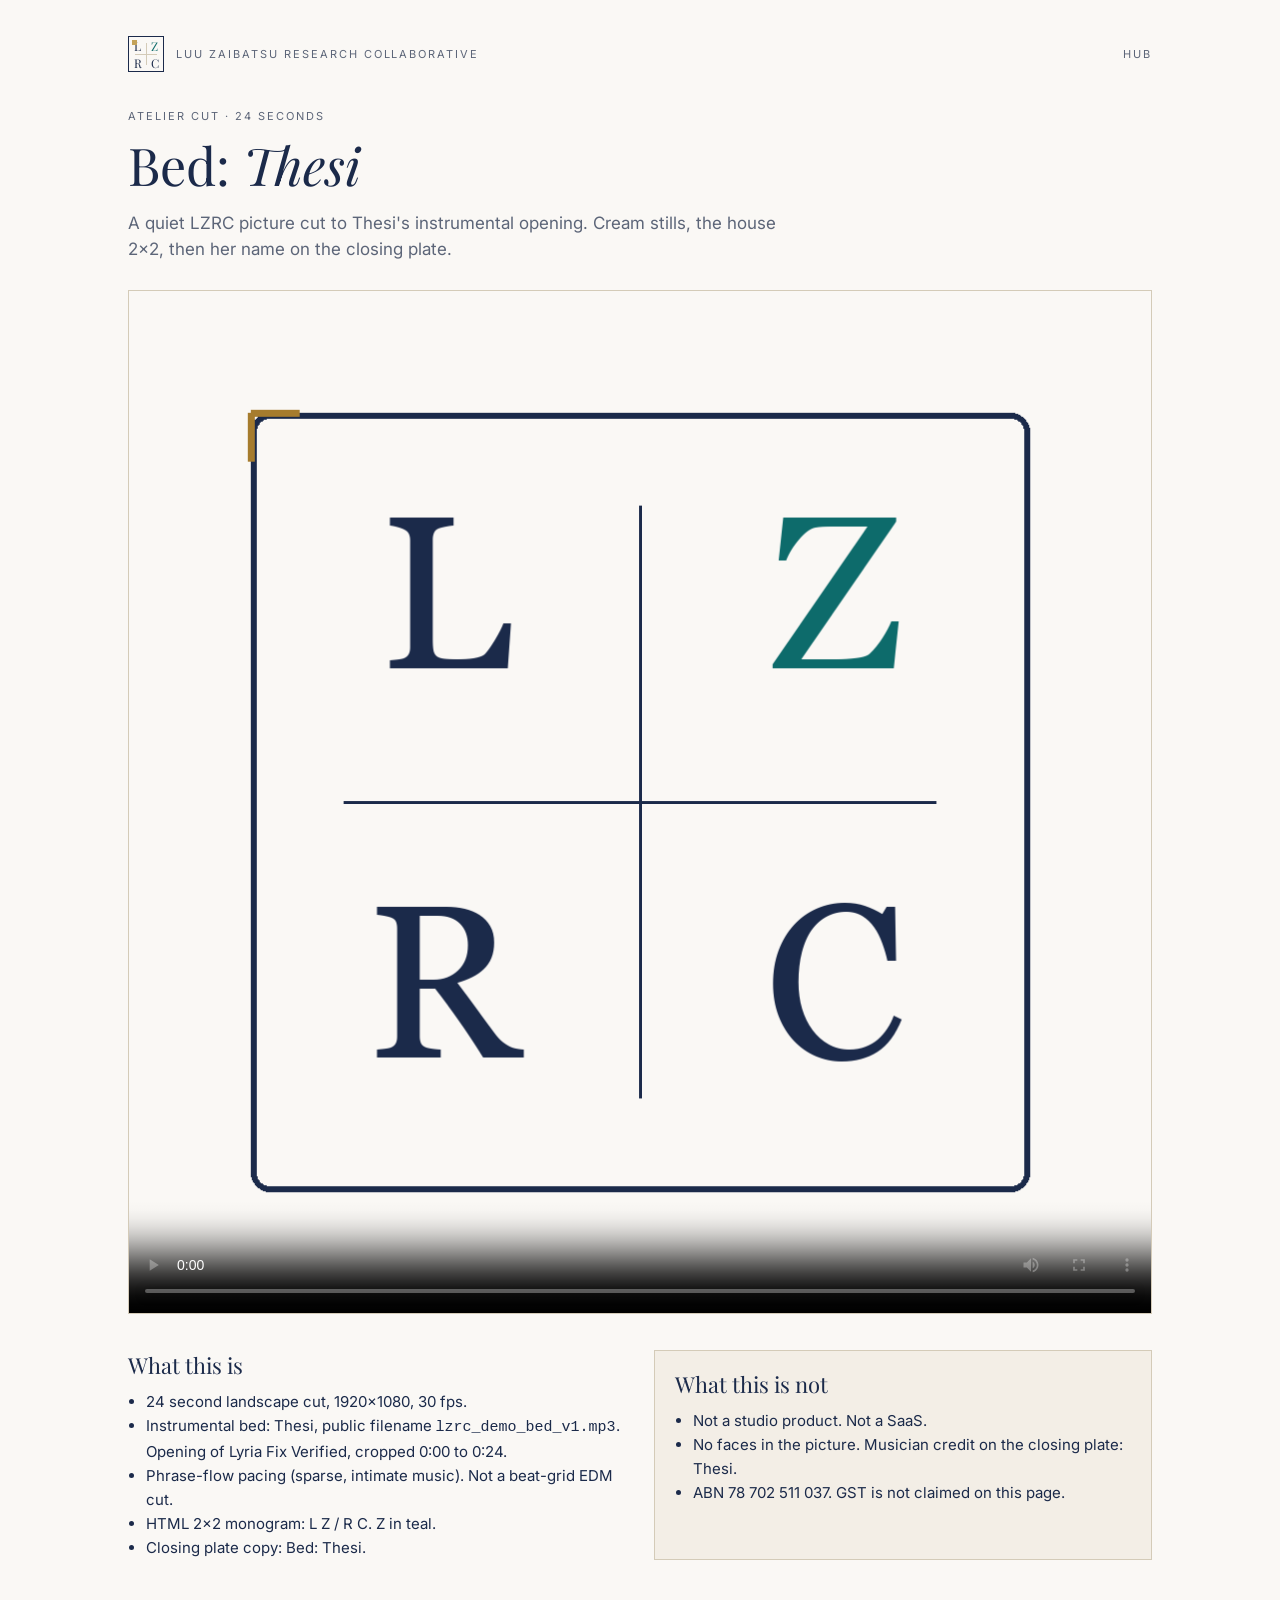
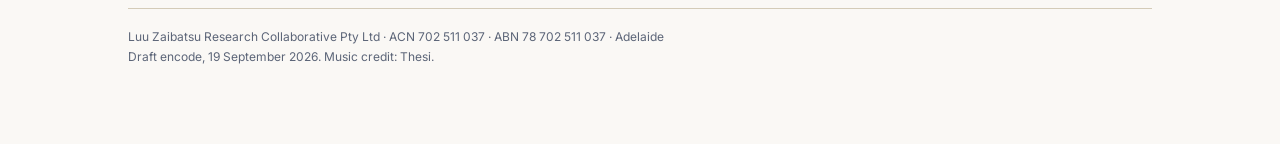
<file: demo/index.html>
<!DOCTYPE html>
<html lang="en-AU">
<head>
<meta charset="UTF-8">
<meta name="viewport" content="width=device-width, initial-scale=1">
<title>LZRC atelier cut · Bed: Thesi</title>
<meta name="description" content="A 24 second LZRC atelier cut. Instrumental bed by Thesi. Cream stills, house monogram, musician credit. Not a studio product.">
<meta name="robots" content="index,follow">
<meta name="theme-color" content="#FAF8F5">
<meta property="og:type" content="website">
<meta property="og:title" content="LZRC atelier cut · Bed: Thesi">
<meta property="og:description" content="24 seconds. Instrumental bed by Thesi. Luu Zaibatsu Research Collaborative.">
<meta property="og:url" content="https://kienluu78.github.io/lzrc/demo/">
<meta property="og:image" content="https://kienluu78.github.io/lzrc/og.png">
<link rel="icon" href="../monogram.svg" type="image/svg+xml">
<link rel="preconnect" href="https://fonts.googleapis.com">
<link rel="preconnect" href="https://fonts.gstatic.com" crossorigin>
<link href="https://fonts.googleapis.com/css2?family=Inter:wght@400;500&family=Playfair+Display:ital,wght@0,400;1,400&display=swap" rel="stylesheet">
<style>
  :root {
    --cream:#FAF8F5; --panel:#F3EEE6; --navy:#1B2A4A; --teal:#0D6B6B;
    --gold:#A67C2D; --gold-lite:#C4A35A; --muted:#5C6578; --rule:#D4CBB8;
  }
  *,*::before,*::after { box-sizing:border-box; }
  html,body {
    margin:0; padding:0; background:var(--cream); color:var(--navy);
    font-family:Inter,system-ui,sans-serif;
    -webkit-font-smoothing:antialiased;
  }
  a { color:var(--teal); text-decoration:none; }
  a:hover { text-decoration:underline; text-underline-offset:3px; }
  .wrap { max-width:1080px; margin:0 auto; padding:36px 28px 80px; }
  header { display:flex; align-items:center; justify-content:space-between; gap:16px; margin-bottom:36px; }
  .brand { display:flex; align-items:center; gap:12px; color:inherit; text-decoration:none; }
  .mono {
    width:36px; height:36px; border:1px solid var(--navy); background:var(--cream);
    display:grid; grid-template-columns:1fr 1fr; grid-template-rows:1fr 1fr; position:relative;
  }
  .mono span {
    display:flex; align-items:center; justify-content:center;
    font-family:"Playfair Display",Georgia,serif; font-size:12px; color:var(--navy);
  }
  .mono .z { color:var(--teal); }
  .mono i.v { position:absolute; left:50%; top:18%; bottom:18%; width:1px; background:var(--rule); }
  .mono i.h { position:absolute; top:50%; left:18%; right:18%; height:1px; background:var(--rule); }
  .mono i.t { position:absolute; top:3px; left:3px; width:5px; height:5px; background:var(--gold-lite); }
  .kicker { font-size:11px; letter-spacing:.18em; text-transform:uppercase; color:var(--muted); }
  h1 {
    font-family:"Playfair Display",Georgia,serif; font-weight:400; font-size:clamp(32px,5vw,52px);
    line-height:1.08; margin:8px 0 12px;
  }
  h1 em { font-style:italic; }
  .lede { font-size:17px; line-height:1.55; color:var(--muted); max-width:40em; }
  .player {
    margin:28px 0 36px; background:#111; border:1px solid var(--rule);
  }
  video { display:block; width:100%; height:auto; background:#111; }
  .grid { display:grid; grid-template-columns:1fr 1fr; gap:28px; }
  @media (max-width:720px) { .grid { grid-template-columns:1fr; } header { flex-wrap:wrap; } }
  h2 { font-family:"Playfair Display",Georgia,serif; font-weight:400; font-size:22px; margin:0 0 10px; }
  p, li { font-size:15px; line-height:1.6; }
  ul { margin:0; padding-left:1.1em; }
  .note { background:var(--panel); border:1px solid var(--rule); padding:18px 20px; }
  footer {
    margin-top:48px; padding-top:18px; border-top:1px solid var(--rule);
    font-size:12px; color:var(--muted); line-height:1.6;
  }
</style>
</head>
<body>
  <div class="wrap">
    <header>
      <a class="brand" href="https://kienluu78.github.io/lzrc/">
        <div class="mono" aria-hidden="true">
          <span>L</span><span class="z">Z</span><span>R</span><span>C</span>
          <i class="v"></i><i class="h"></i><i class="t"></i>
        </div>
        <div class="kicker">Luu Zaibatsu Research Collaborative</div>
      </a>
      <a class="kicker" href="https://kienluu78.github.io/lzrc/">Hub</a>
    </header>

    <p class="kicker">Atelier cut · 24 seconds</p>
    <h1>Bed: <em>Thesi</em></h1>
    <p class="lede">A quiet LZRC picture cut to Thesi's instrumental opening. Cream stills, the house 2x2, then her name on the closing plate.</p>

    <div class="player">
      <video controls playsinline poster="../og.png" src="lzrc-demo.mp4" title="LZRC atelier cut, bed by Thesi">
        Your browser does not play MP4. Download <a href="lzrc-demo.mp4">lzrc-demo.mp4</a>.
      </video>
    </div>

    <div class="grid">
      <section>
        <h2>What this is</h2>
        <ul>
          <li>24 second landscape cut, 1920x1080, 30 fps.</li>
          <li>Instrumental bed: Thesi, public filename <code>lzrc_demo_bed_v1.mp3</code>. Opening of Lyria Fix Verified, cropped 0:00 to 0:24.</li>
          <li>Phrase-flow pacing (sparse, intimate music). Not a beat-grid EDM cut.</li>
          <li>HTML 2x2 monogram: L Z / R C. Z in teal.</li>
          <li>Closing plate copy: Bed: Thesi.</li>
        </ul>
      </section>
      <section class="note">
        <h2>What this is not</h2>
        <ul>
          <li>Not a studio product. Not a SaaS.</li>
          <li>No faces in the picture. Musician credit on the closing plate: Thesi.</li>
          <li>ABN 78 702 511 037. GST is not claimed on this page.</li>
        </ul>
      </section>
    </div>

    <footer>
      Luu Zaibatsu Research Collaborative Pty Ltd · ACN 702 511 037 · ABN 78 702 511 037 · Adelaide<br>
      Draft encode, 19 September 2026. Music credit: Thesi.
    </footer>
  </div>
</body>
</html>
</file>
<file: spin-fix.css>
/* LZRC hero monogram spin fix 2026-08-04 */
.mono-spin {
  animation: mono-spin 8s linear infinite !important;
  transform-origin: 50% 50% !important;
  will-change: transform;
  backface-visibility: hidden;
}
@keyframes mono-spin {
  from { transform: rotate(0deg); }
  to   { transform: rotate(360deg); }
}
.mono-spin-wrap {
  isolation: isolate;
  position: relative;
}
.mono-spin-wrap::before {
  content: "" !important;
  position: absolute !important;
  inset: -12% !important;
  border-radius: 50% !important;
  pointer-events: none !important;
  z-index: 0 !important;
  border: 1px solid rgba(166, 124, 45, 0.28) !important;
  border-top-color: rgba(166, 124, 45, 0.55) !important;
  border-right-color: rgba(166, 124, 45, 0.12) !important;
  animation: mono-orbit 8s linear infinite reverse !important;
}
@keyframes mono-orbit {
  0%   { transform: rotate(0deg) scale(1); opacity: 0.55; }
  50%  { transform: rotate(180deg) scale(1.03); opacity: 0.95; }
  100% { transform: rotate(360deg) scale(1); opacity: 0.55; }
}
.mono-spin-wrap .mono-spin { position: relative; z-index: 1; }
@media (prefers-reduced-motion: reduce) {
  .band-track, .dot, .rise { animation: none !important; }
  .rise { opacity: 1 !important; transform: none !important; }
  .mono-spin { animation: mono-spin 10s linear infinite !important; }
  .mono-spin-wrap::before { animation: mono-orbit 10s linear infinite reverse !important; }
}
</file>
